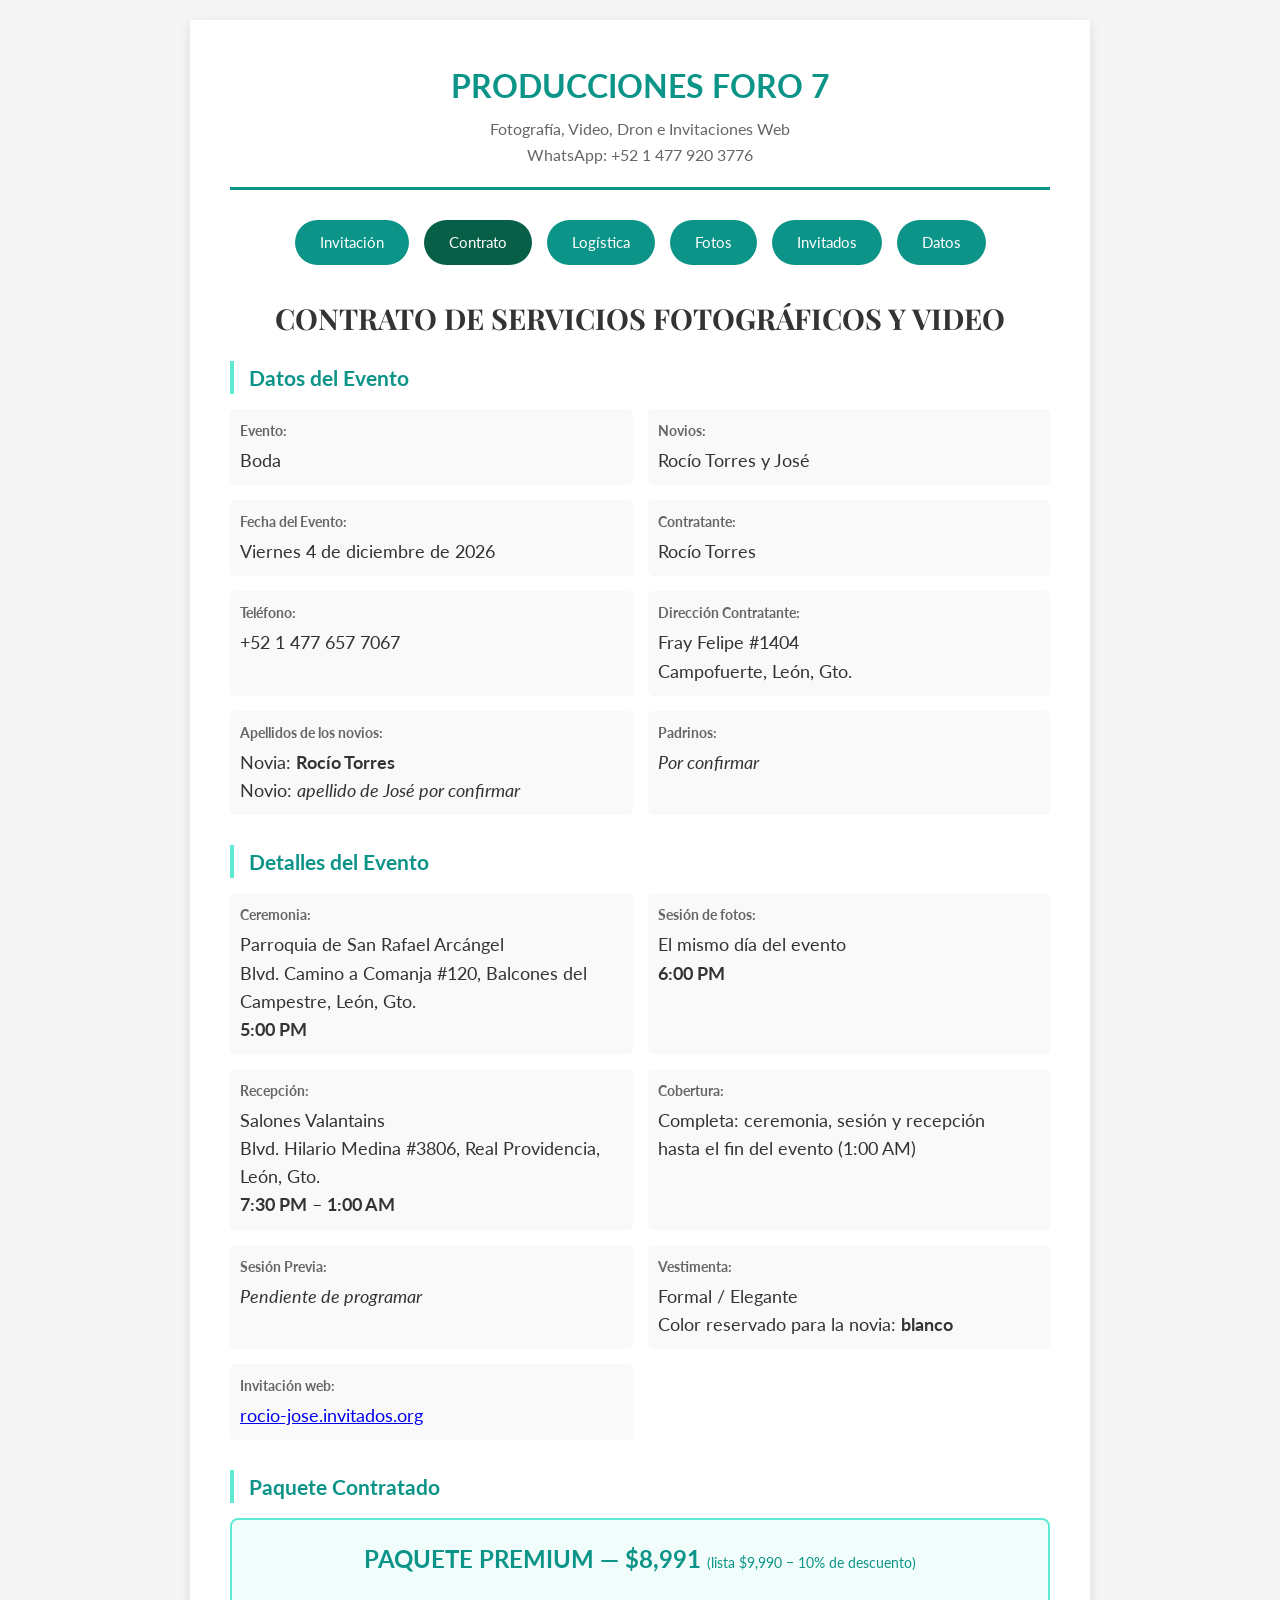
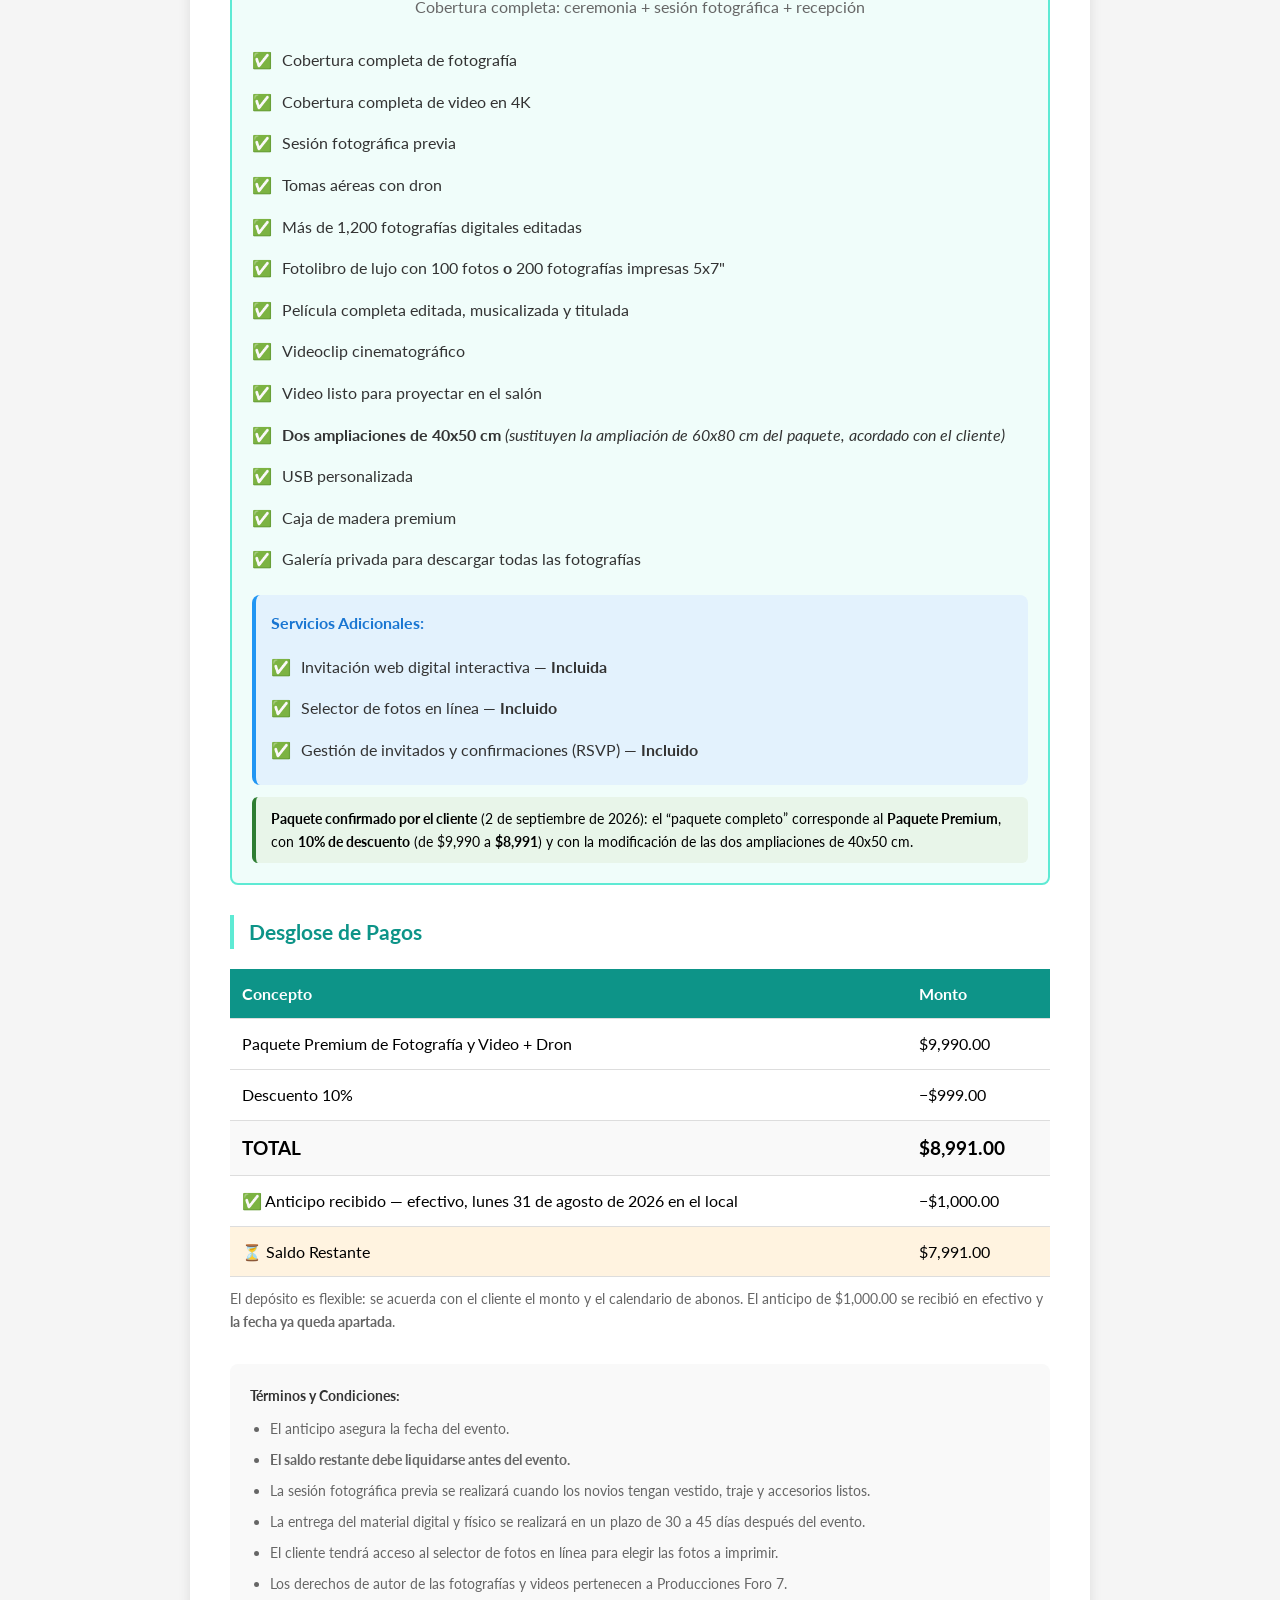
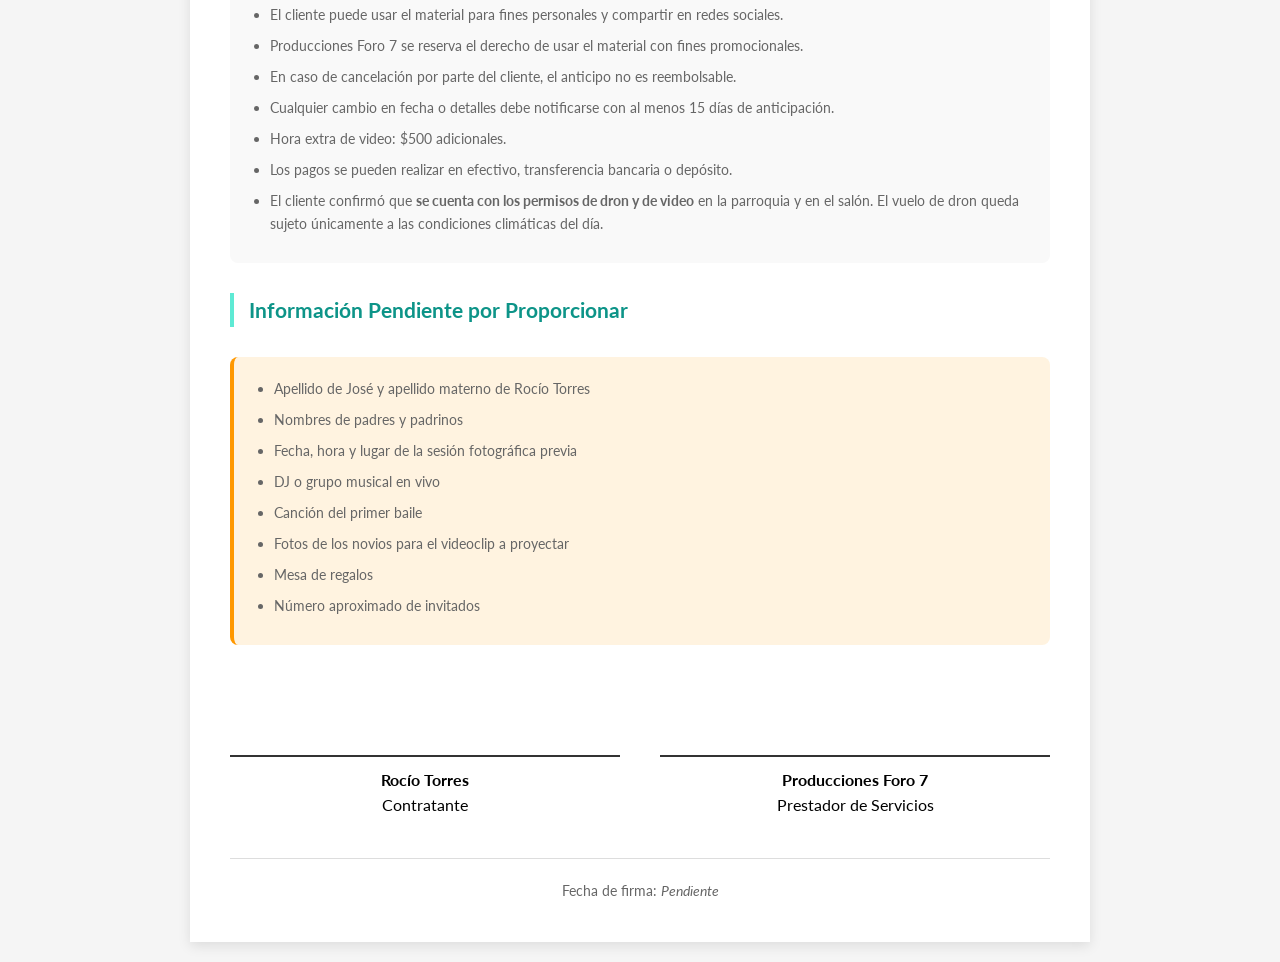
<file: contrato.html>
<!DOCTYPE html>
<html lang="es">
<head>
    <meta charset="UTF-8">
    <meta name="viewport" content="width=device-width, initial-scale=1.0">
    <title>Contrato &mdash; Boda de Rocío y José</title>
    <meta name="robots" content="noindex, nofollow">
    <link rel="icon" type="image/svg+xml" href="favicon.svg?v=1">
    <link href="https://fonts.googleapis.com/css2?family=Playfair+Display:wght@400;700&family=Lato:wght@300;400;700&display=swap" rel="stylesheet">
    <link rel="stylesheet" href="css/contrato.css?v=1">
</head>
<body>
    <div class="container">
        <div class="header">
            <div class="company-name">PRODUCCIONES FORO 7</div>
            <div class="company-subtitle">Fotografía, Video, Dron e Invitaciones Web</div>
            <div class="company-subtitle">WhatsApp: +52 1 477 920 3776</div>
        </div>

        <div class="nav-links">
            <a href="index.html">Invitación</a>
            <a href="contrato.html" class="active">Contrato</a>
            <a href="logistica.html">Logística</a>
            <a href="selector.html">Fotos</a>
            <a href="invitados.html">Invitados</a>
            <a href="datos.html">Datos</a>
        </div>

        <h1 class="contract-title">CONTRATO DE SERVICIOS FOTOGRÁFICOS Y VIDEO</h1>

        <div class="section">
            <h2 class="section-title">Datos del Evento</h2>
            <div class="info-grid">
                <div class="info-item">
                    <div class="info-label">Evento:</div>
                    <div class="info-value">Boda</div>
                </div>
                <div class="info-item">
                    <div class="info-label">Novios:</div>
                    <div class="info-value">Rocío Torres y José</div>
                </div>
                <div class="info-item">
                    <div class="info-label">Fecha del Evento:</div>
                    <div class="info-value">Viernes 4 de diciembre de 2026</div>
                </div>
                <div class="info-item">
                    <div class="info-label">Contratante:</div>
                    <div class="info-value">Rocío Torres</div>
                </div>
                <div class="info-item">
                    <div class="info-label">Teléfono:</div>
                    <div class="info-value">+52 1 477 657 7067</div>
                </div>
                <div class="info-item">
                    <div class="info-label">Dirección Contratante:</div>
                    <div class="info-value">Fray Felipe #1404<br>Campofuerte, León, Gto.</div>
                </div>
                <div class="info-item">
                    <div class="info-label">Apellidos de los novios:</div>
                    <div class="info-value">Novia: <strong>Rocío Torres</strong><br>Novio: <em>apellido de José por confirmar</em></div>
                </div>
                <div class="info-item">
                    <div class="info-label">Padrinos:</div>
                    <div class="info-value"><em>Por confirmar</em></div>
                </div>
            </div>
        </div>

        <div class="section">
            <h2 class="section-title">Detalles del Evento</h2>
            <div class="info-grid">
                <div class="info-item">
                    <div class="info-label">Ceremonia:</div>
                    <div class="info-value">Parroquia de San Rafael Arcángel<br>Blvd. Camino a Comanja #120, Balcones del Campestre, León, Gto.<br><strong>5:00 PM</strong></div>
                </div>
                <div class="info-item">
                    <div class="info-label">Sesión de fotos:</div>
                    <div class="info-value">El mismo día del evento<br><strong>6:00 PM</strong></div>
                </div>
                <div class="info-item">
                    <div class="info-label">Recepción:</div>
                    <div class="info-value">Salones Valantains<br>Blvd. Hilario Medina #3806, Real Providencia, León, Gto.<br><strong>7:30 PM</strong> &ndash; <strong>1:00 AM</strong></div>
                </div>
                <div class="info-item">
                    <div class="info-label">Cobertura:</div>
                    <div class="info-value">Completa: ceremonia, sesión y recepción<br>hasta el fin del evento (1:00 AM)</div>
                </div>
                <div class="info-item">
                    <div class="info-label">Sesión Previa:</div>
                    <div class="info-value"><em>Pendiente de programar</em></div>
                </div>
                <div class="info-item">
                    <div class="info-label">Vestimenta:</div>
                    <div class="info-value">Formal / Elegante<br>Color reservado para la novia: <strong>blanco</strong></div>
                </div>
                <div class="info-item">
                    <div class="info-label">Invitación web:</div>
                    <div class="info-value"><a href="https://rocio-jose.invitados.org/">rocio-jose.invitados.org</a></div>
                </div>
            </div>
        </div>

        <div class="section">
            <h2 class="section-title">Paquete Contratado</h2>
            <div class="package-details">
                <div class="package-title">PAQUETE PREMIUM &mdash; $8,991 <small style="font-size:.6em; font-weight:400;">(lista $9,990 &minus; 10% de descuento)</small></div>
                <p style="text-align: center; color: #666; margin-bottom: 20px;">
                    Cobertura completa: ceremonia + sesión fotográfica + recepción
                </p>

                <ul class="package-list">
                    <li>Cobertura completa de fotografía</li>
                    <li>Cobertura completa de video en 4K</li>
                    <li>Sesión fotográfica previa</li>
                    <li>Tomas aéreas con dron</li>
                    <li>Más de 1,200 fotografías digitales editadas</li>
                    <li>Fotolibro de lujo con 100 fotos <strong>o</strong> 200 fotografías impresas 5x7&quot;</li>
                    <li>Película completa editada, musicalizada y titulada</li>
                    <li>Videoclip cinematográfico</li>
                    <li>Video listo para proyectar en el salón</li>
                    <li><strong>Dos ampliaciones de 40x50 cm</strong> <em>(sustituyen la ampliación de 60x80 cm del paquete, acordado con el cliente)</em></li>
                    <li>USB personalizada</li>
                    <li>Caja de madera premium</li>
                    <li>Galería privada para descargar todas las fotografías</li>
                </ul>

                <div class="package-extras">
                    <div class="package-extras-title">Servicios Adicionales:</div>
                    <ul class="package-list">
                        <li>Invitación web digital interactiva &mdash; <strong>Incluida</strong></li>
                        <li>Selector de fotos en línea &mdash; <strong>Incluido</strong></li>
                        <li>Gestión de invitados y confirmaciones (RSVP) &mdash; <strong>Incluido</strong></li>
                    </ul>
                </div>

                <div style="margin-top:12px; background:#e8f5e9; border-left:4px solid #2e7d32; padding:10px 15px; border-radius:6px; font-size:0.9rem;">
                    <strong>Paquete confirmado por el cliente</strong> (2 de septiembre de 2026):
                    el &ldquo;paquete completo&rdquo; corresponde al <strong>Paquete Premium</strong>, con
                    <strong>10% de descuento</strong> (de $9,990 a <strong>$8,991</strong>) y con la
                    modificación de las dos ampliaciones de 40x50 cm.
                </div>
            </div>
        </div>

        <div class="section">
            <h2 class="section-title">Desglose de Pagos</h2>
            <table class="pricing-table">
                <thead>
                    <tr>
                        <th>Concepto</th>
                        <th class="table-right">Monto</th>
                    </tr>
                </thead>
                <tbody>
                    <tr>
                        <td>Paquete Premium de Fotografía y Video + Dron</td>
                        <td class="table-right">$9,990.00</td>
                    </tr>
                    <tr>
                        <td>Descuento 10%</td>
                        <td class="table-right">&minus;$999.00</td>
                    </tr>
                    <tr class="total-row">
                        <td>TOTAL</td>
                        <td class="table-right">$8,991.00</td>
                    </tr>
                    <tr>
                        <td>&#9989; Anticipo recibido &mdash; efectivo, lunes 31 de agosto de 2026 en el local</td>
                        <td class="table-right">&minus;$1,000.00</td>
                    </tr>
                    <tr class="pending-row">
                        <td>&#9203; Saldo Restante</td>
                        <td class="table-right">$7,991.00</td>
                    </tr>
                </tbody>
            </table>
            <p style="margin-top:10px; font-size:0.9rem; color:#666;">
                El depósito es flexible: se acuerda con el cliente el monto y el calendario de abonos.
                El anticipo de $1,000.00 se recibió en efectivo y <strong>la fecha ya queda apartada</strong>.
            </p>
        </div>

        <div class="section">
            <div class="terms">
                <div class="terms-title">Términos y Condiciones:</div>
                <ul>
                    <li>El anticipo asegura la fecha del evento.</li>
                    <li><strong>El saldo restante debe liquidarse antes del evento.</strong></li>
                    <li>La sesión fotográfica previa se realizará cuando los novios tengan vestido, traje y accesorios listos.</li>
                    <li>La entrega del material digital y físico se realizará en un plazo de 30 a 45 días después del evento.</li>
                    <li>El cliente tendrá acceso al selector de fotos en línea para elegir las fotos a imprimir.</li>
                    <li>Los derechos de autor de las fotografías y videos pertenecen a Producciones Foro 7.</li>
                    <li>El cliente puede usar el material para fines personales y compartir en redes sociales.</li>
                    <li>Producciones Foro 7 se reserva el derecho de usar el material con fines promocionales.</li>
                    <li>En caso de cancelación por parte del cliente, el anticipo no es reembolsable.</li>
                    <li>Cualquier cambio en fecha o detalles debe notificarse con al menos 15 días de anticipación.</li>
                    <li>Hora extra de video: $500 adicionales.</li>
                    <li>Los pagos se pueden realizar en efectivo, transferencia bancaria o depósito.</li>
                    <li>El cliente confirmó que <strong>se cuenta con los permisos de dron y de video</strong> en la parroquia y en el salón. El vuelo de dron queda sujeto únicamente a las condiciones climáticas del día.</li>
                </ul>
            </div>
        </div>

        <div class="section">
            <h2 class="section-title">Información Pendiente por Proporcionar</h2>
            <div class="terms" style="background: #fff3e0; border-left: 4px solid #ff9800;">
                <ul>
                    <li>Apellido de José y apellido materno de Rocío Torres</li>
                    <li>Nombres de padres y padrinos</li>
                    <li>Fecha, hora y lugar de la sesión fotográfica previa</li>
                    <li>DJ o grupo musical en vivo</li>
                    <li>Canción del primer baile</li>
                    <li>Fotos de los novios para el videoclip a proyectar</li>
                    <li>Mesa de regalos</li>
                    <li>Número aproximado de invitados</li>
                </ul>
            </div>
        </div>

        <div class="signatures">
            <div class="signature-box">
                <div class="signature-line">
                    <strong>Rocío Torres</strong><br>
                    Contratante
                </div>
            </div>
            <div class="signature-box">
                <div class="signature-line">
                    <strong>Producciones Foro 7</strong><br>
                    Prestador de Servicios
                </div>
            </div>
        </div>

        <div class="contract-date">
            Fecha de firma: <em>Pendiente</em>
        </div>
    </div>

    <script src="js/visitas-v2.js?v=2"></script>
    <script src="js/foro7-footer.js?v=1"></script>
</body>
</html>
</file>
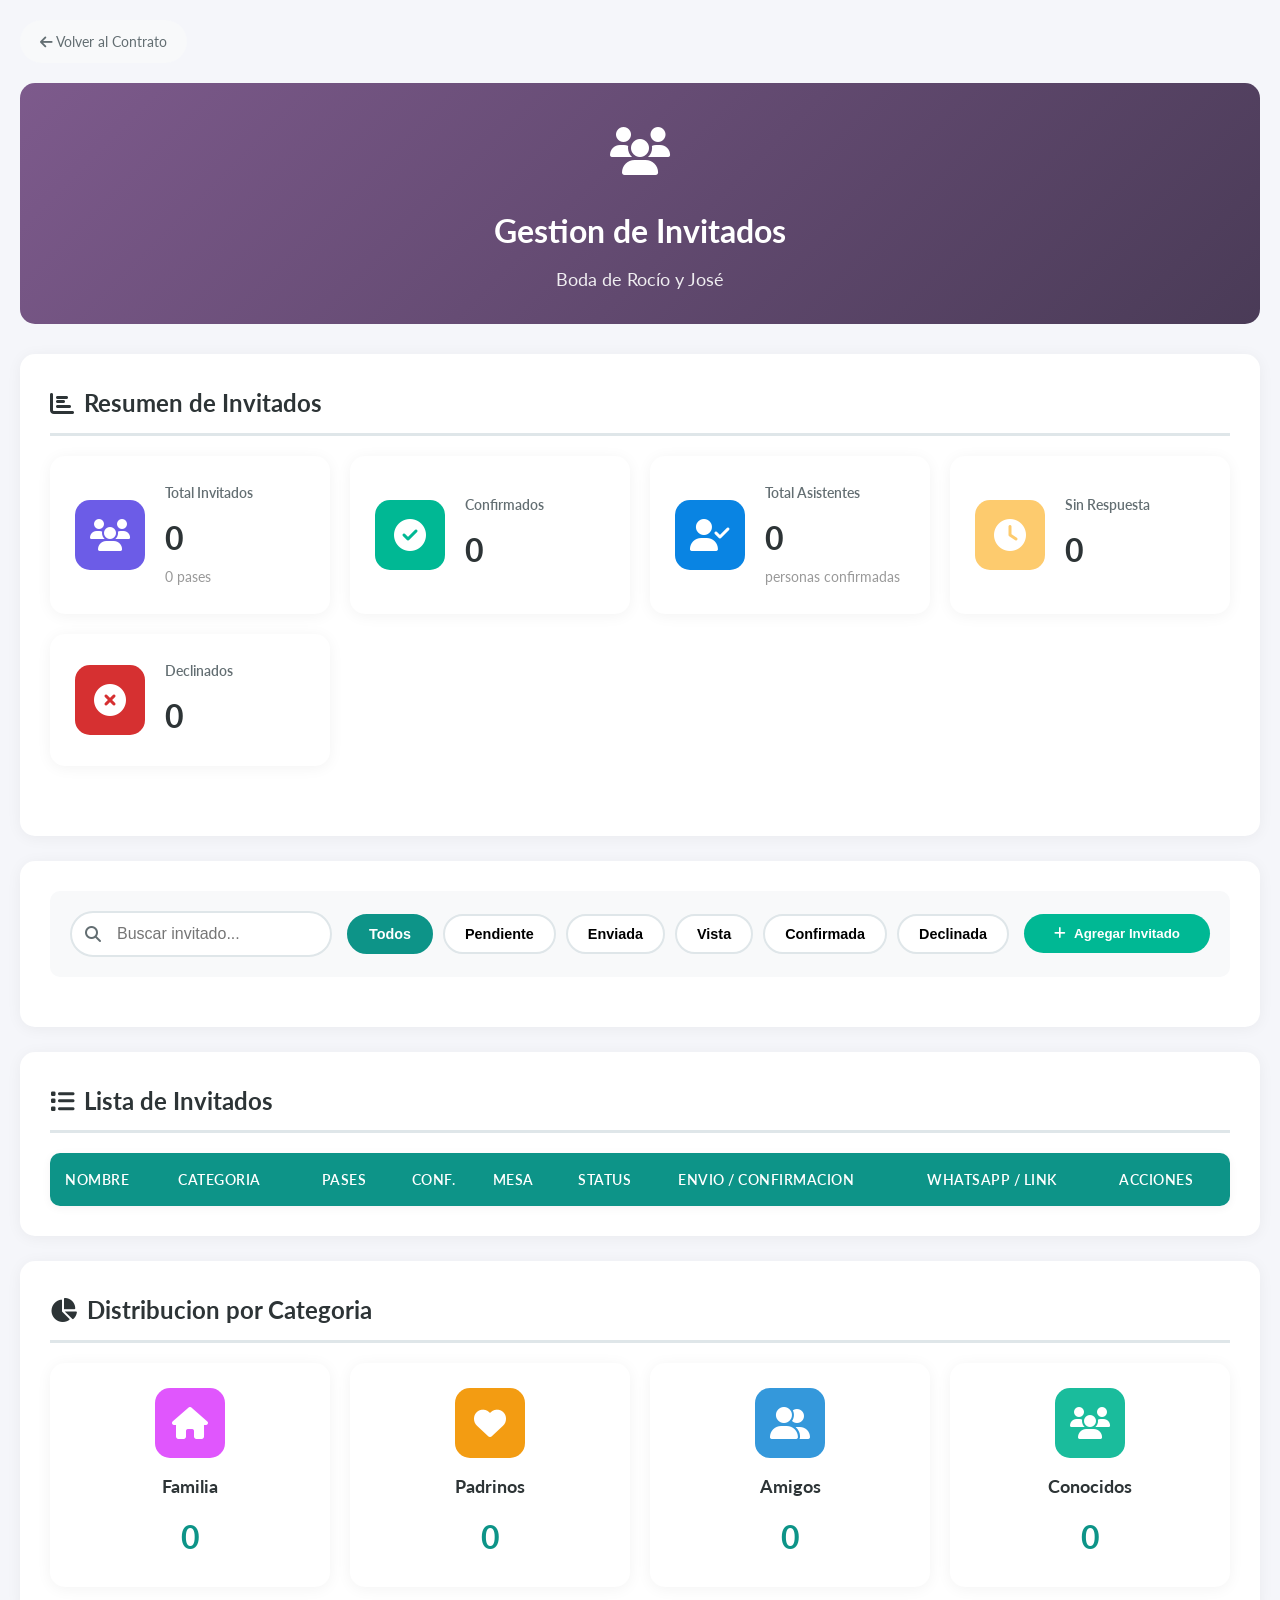
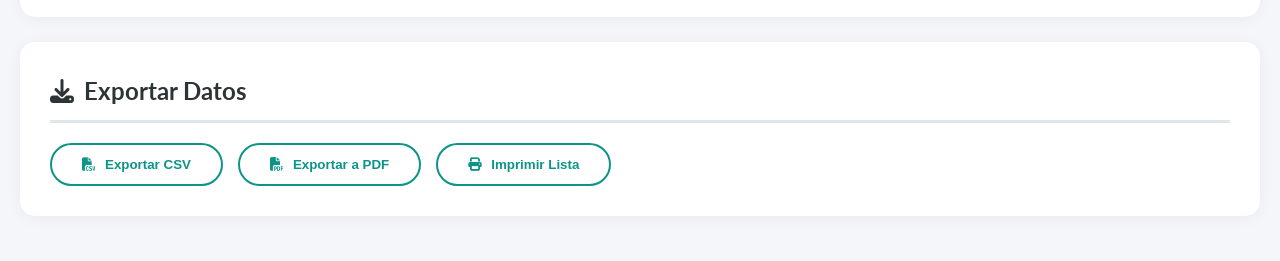
<file: invitados.html>
<!DOCTYPE html>
<html lang="es">
<head>
    <meta charset="UTF-8">
    <meta name="viewport" content="width=device-width, initial-scale=1.0">
    <title>Gestion de Invitados - Boda de Roc&iacute;o y Jos&eacute;</title>
    <link href="https://fonts.googleapis.com/css2?family=Lato:wght@300;400;700&display=swap" rel="stylesheet">
    <link rel="stylesheet" href="https://cdnjs.cloudflare.com/ajax/libs/font-awesome/6.4.0/css/all.min.css">
    <link rel="stylesheet" href="css/admin.css?v=1">
    <link rel="stylesheet" href="css/servicios.css?v=1">
    <link rel="stylesheet" href="css/invitados.css?v=1">
    <link rel="icon" type="image/svg+xml" href="favicon.svg?v=1">
</head>
<body>
    <div class="admin-container">
        <a href="contrato.html" class="btn-back"><i class="fas fa-arrow-left"></i> Volver al Contrato</a>
        <header class="service-header" style="background: linear-gradient(135deg, #7d5a8c, #4a3b57);">
            <div class="service-icon"><i class="fas fa-users"></i></div>
            <h1>Gestion de Invitados</h1>
            <p>Boda de Roc&iacute;o y Jos&eacute;</p>
        </header>
        <section class="service-section">
            <h2><i class="fas fa-chart-bar"></i> Resumen de Invitados</h2>
            <div class="dashboard-stats">
                <div class="stat-card">
                    <div class="stat-icon" style="background:#6c5ce7"><i class="fas fa-users"></i></div>
                    <div class="stat-info"><h3>Total Invitados</h3><p class="stat-value" id="totalInvitados">0</p><small style="color:#999" id="totalPases">0 pases</small></div>
                </div>
                <div class="stat-card">
                    <div class="stat-icon" style="background:#00b894"><i class="fas fa-check-circle"></i></div>
                    <div class="stat-info"><h3>Confirmados</h3><p class="stat-value" id="confirmados">0</p></div>
                </div>
                <div class="stat-card">
                    <div class="stat-icon" style="background:#0984e3"><i class="fas fa-user-check"></i></div>
                    <div class="stat-info"><h3>Total Asistentes</h3><p class="stat-value" id="totalAsistentes">0</p><small style="color:#999">personas confirmadas</small></div>
                </div>
                <div class="stat-card">
                    <div class="stat-icon" style="background:#fdcb6e"><i class="fas fa-clock"></i></div>
                    <div class="stat-info"><h3>Sin Respuesta</h3><p class="stat-value" id="pendientes">0</p></div>
                </div>
                <div class="stat-card">
                    <div class="stat-icon" style="background:#d63031"><i class="fas fa-times-circle"></i></div>
                    <div class="stat-info"><h3>Declinados</h3><p class="stat-value" id="noAsistiran">0</p></div>
                </div>
            </div>
        </section>
        <section class="service-section">
            <div class="filters-bar">
                <div class="search-box"><i class="fas fa-search"></i><input type="text" id="searchInput" placeholder="Buscar invitado..."></div>
                <div class="filter-buttons">
                    <button class="filter-btn active" data-filter="all">Todos</button>
                    <button class="filter-btn" data-filter="pendiente">Pendiente</button>
                    <button class="filter-btn" data-filter="enviada">Enviada</button>
                    <button class="filter-btn" data-filter="vista">Vista</button>
                    <button class="filter-btn" data-filter="confirmada">Confirmada</button>
                    <button class="filter-btn" data-filter="declinada">Declinada</button>
                </div>
                <button class="btn-add-guest" onclick="openAddGuestModal()"><i class="fas fa-plus"></i> Agregar Invitado</button>
            </div>
        </section>
        <section class="service-section">
            <h2><i class="fas fa-list"></i> Lista de Invitados</h2>
            <div class="table-container">
                <table class="guests-table" id="guestsTable">
                    <thead><tr>
                        <th>Nombre</th><th>Categoria</th>
                        <th style="text-align:center">Pases</th><th style="text-align:center">Conf.</th>
                        <th>Mesa</th><th>Status</th><th>Envio / Confirmacion</th>
                        <th>WhatsApp / Link</th><th>Acciones</th>
                    </tr></thead>
                    <tbody id="guestsTableBody"></tbody>
                </table>
            </div>
        </section>
        <section class="service-section">
            <h2><i class="fas fa-chart-pie"></i> Distribucion por Categoria</h2>
            <div class="category-cards">
                <div class="category-card"><div class="category-icon" style="background:#e056fd"><i class="fas fa-home"></i></div><h4>Familia</h4><p class="category-count" id="catFamilia">0</p></div>
                <div class="category-card"><div class="category-icon" style="background:#f39c12"><i class="fas fa-heart"></i></div><h4>Padrinos</h4><p class="category-count" id="catPadrinos">0</p></div>
                <div class="category-card"><div class="category-icon" style="background:#3498db"><i class="fas fa-user-friends"></i></div><h4>Amigos</h4><p class="category-count" id="catAmigos">0</p></div>
                <div class="category-card"><div class="category-icon" style="background:#1abc9c"><i class="fas fa-users"></i></div><h4>Conocidos</h4><p class="category-count" id="catConocidos">0</p></div>
            </div>
        </section>
        <section class="service-section">
            <h2><i class="fas fa-download"></i> Exportar Datos</h2>
            <div class="export-buttons">
                <button class="btn-export" onclick="exportToExcel()"><i class="fas fa-file-excel"></i> Exportar a Excel</button>
                <button class="btn-export" onclick="exportToPDF()"><i class="fas fa-file-pdf"></i> Exportar a PDF</button>
                <button class="btn-export" onclick="printList()"><i class="fas fa-print"></i> Imprimir Lista</button>
            </div>
        </section>
    </div>

    <!-- Modal Agregar/Editar Invitado -->
    <div id="guestModal" class="modal">
        <div class="modal-content">
            <div class="modal-header">
                <h2><i class="fas fa-user-plus"></i> <span id="modalTitle">Agregar Invitado</span></h2>
                <span class="modal-close" onclick="closeGuestModal()">&times;</span>
            </div>
            <div class="modal-body">
                <form id="guestForm">
                    <div class="form-row">
                        <div class="form-group"><label>Nombre Completo *</label><input type="text" id="guestName" required placeholder="Ej: Juan Perez"></div>
                        <div class="form-group"><label>Telefono</label><input type="tel" id="guestPhone" placeholder="477-XXX-XXXX"></div>
                    </div>
                    <div class="form-row">
                        <div class="form-group"><label>Categoria *</label>
                            <select id="guestCategory" required>
                                <option value="">Seleccionar...</option>
                                <option value="familia">Familia</option>
                                <option value="padrinos">Padrinos</option>
                                <option value="amigos">Amigos</option>
                                <option value="conocidos">Conocidos</option>
                            </select>
                        </div>
                        <div class="form-group"><label>Numero de Pases *</label><input type="number" id="guestPases" min="1" max="10" value="1" required></div>
                    </div>
                    <div class="form-row">
                        <div class="form-group"><label>Tipo de Menu</label>
                            <select id="guestMenu">
                                <option value="regular">Regular</option>
                                <option value="vegetariano">Vegetariano</option>
                                <option value="ninos">Ninos</option>
                                <option value="especial">Especial</option>
                            </select>
                        </div>
                        <div class="form-group"><label>Mesa Asignada</label><input type="text" id="guestTable" placeholder="Ej: Mesa 5"></div>
                    </div>
                    <div class="form-group"><label>Notas</label><textarea id="guestNotes" rows="3" placeholder="Alergias, preferencias..."></textarea></div>
                    <div class="modal-footer">
                        <button type="button" class="btn-secondary" onclick="closeGuestModal()">Cancelar</button>
                        <button type="submit" class="btn-save"><i class="fas fa-save"></i> Guardar Invitado</button>
                    </div>
                </form>
            </div>
        </div>
    </div>

    <style>
        .status-badge{display:inline-block;padding:3px 10px;border-radius:20px;font-size:.78rem;font-weight:700}
        .status-pendiente{background:#ffeaa7;color:#6b4c00}.status-enviada{background:#ffd700;color:#5a4000}
        .status-vista{background:#74b9ff;color:#1a3a6b}.status-confirmada{background:#55efc4;color:#006b4f}
        .status-declinada{background:#636e72;color:#fff}
        .badge-cat{display:inline-block;padding:2px 8px;border-radius:12px;font-size:.75rem;text-transform:capitalize}
        .cat-familia{background:#e056fd22;color:#8e44ad}.cat-padrinos{background:#f39c1222;color:#b7770d}
        .cat-amigos{background:#3498db22;color:#1a5276}.cat-conocidos{background:#1abc9c22;color:#0e6655}
        .cat-otro{background:#dfe6e9;color:#636e72}
        .action-group{display:flex;gap:5px}
        .btn-wa{background:#25D366;color:#fff;border:none;border-radius:6px;padding:5px 9px;cursor:pointer;font-size:.8rem}
        .btn-copy{background:#6c5ce7;color:#fff;border:none;border-radius:6px;padding:5px 9px;cursor:pointer;font-size:.8rem}
        .btn-edit{background:#0984e3;color:#fff;border:none;border-radius:6px;padding:5px 9px;cursor:pointer;font-size:.8rem}
        .btn-delete{background:#d63031;color:#fff;border:none;border-radius:6px;padding:5px 9px;cursor:pointer;font-size:.8rem}
        .btn-wa:hover,.btn-copy:hover,.btn-edit:hover,.btn-delete:hover{opacity:.85}
    </style>
    <script>
    window.RSVP_CONFIG = {
        slug:      'boda-rocio-jose',
        baseUrl:   'https://rocio-jose.invitados.org/',
        pin:       '7070',
        eventName: 'Boda de Rocío y José'
    };
    </script>
    <script src="js/rsvp-admin.js?v=1"></script>
<script src="js/foro7-footer.js?v=1"></script>
</body>
</html>
</file>
<file: css/contrato.css>
* {
            margin: 0;
            padding: 0;
            box-sizing: border-box;
        }

        body {
            font-family: 'Lato', sans-serif;
            background: #f5f5f5;
            padding: 20px;
            line-height: 1.6;
        }

        .container {
            max-width: 900px;
            margin: 0 auto;
            background: white;
            padding: 40px;
            box-shadow: 0 4px 12px rgba(0,0,0,0.1);
        }

        .header {
            text-align: center;
            border-bottom: 3px solid #0d9488;
            padding-bottom: 20px;
            margin-bottom: 30px;
        }

        .company-name {
            font-size: 2rem;
            color: #0d9488;
            font-weight: 700;
            margin-bottom: 5px;
        }

        .company-subtitle {
            font-size: 1rem;
            color: #666;
        }

        .contract-title {
            font-family: 'Playfair Display', serif;
            font-size: 1.8rem;
            color: #333;
            margin: 30px 0 20px;
            text-align: center;
        }

        .section {
            margin-bottom: 30px;
        }

        .section-title {
            font-size: 1.3rem;
            color: #0d9488;
            margin-bottom: 15px;
            font-weight: 700;
            border-left: 4px solid #5eead4;
            padding-left: 15px;
        }

        .info-grid {
            display: grid;
            grid-template-columns: 1fr 1fr;
            gap: 15px;
            margin-bottom: 20px;
        }

        .info-item {
            padding: 10px;
            background: #f9f9f9;
            border-radius: 5px;
        }

        .info-label {
            font-weight: 700;
            color: #666;
            font-size: 0.9rem;
            margin-bottom: 5px;
        }

        .info-value {
            color: #333;
            font-size: 1.1rem;
        }

        .pending {
            color: #ff9800;
            font-style: italic;
        }

        .package-details {
            background: #f0fdfa;
            padding: 20px;
            border-radius: 8px;
            border: 2px solid #5eead4;
        }

        .package-title {
            font-size: 1.5rem;
            color: #0d9488;
            margin-bottom: 15px;
            text-align: center;
            font-weight: 700;
        }

        .package-list {
            list-style: none;
            padding: 0;
        }

        .package-list li {
            padding: 8px 0;
            padding-left: 30px;
            position: relative;
            color: #333;
        }

        .package-list li:before {
            content: "\2705";
            position: absolute;
            left: 0;
        }

        .package-extras {
            background: #e3f2fd;
            padding: 15px;
            border-radius: 8px;
            margin-top: 15px;
            border-left: 4px solid #2196f3;
        }

        .package-extras-title {
            font-weight: 700;
            color: #1976d2;
            margin-bottom: 10px;
        }

        .pricing-table {
            width: 100%;
            margin-top: 20px;
            border-collapse: collapse;
        }

        .pricing-table th,
        .pricing-table td {
            padding: 12px;
            text-align: left;
            border-bottom: 1px solid #ddd;
        }

        .pricing-table th {
            background: #0d9488;
            color: white;
            font-weight: 700;
        }

        .total-row {
            background: #f9f9f9;
            font-weight: 700;
            font-size: 1.2rem;
        }

        .paid-row {
            background: #e8f5e9;
        }

        .pending-row {
            background: #fff3e0;
        }

        .signatures {
            margin-top: 50px;
            display: grid;
            grid-template-columns: 1fr 1fr;
            gap: 40px;
        }

        .signature-box {
            text-align: center;
        }

        .signature-line {
            border-top: 2px solid #333;
            margin-top: 60px;
            padding-top: 10px;
        }

        .terms {
            background: #f9f9f9;
            padding: 20px;
            border-radius: 8px;
            margin-top: 30px;
            font-size: 0.9rem;
            color: #666;
        }

        .terms-title {
            font-weight: 700;
            color: #333;
            margin-bottom: 10px;
        }

        .terms ul {
            padding-left: 20px;
        }

        .terms li {
            margin-bottom: 8px;
        }

        .table-right {
            text-align: right;
        }

        .contract-date {
            text-align: center;
            margin-top: 40px;
            padding-top: 20px;
            border-top: 1px solid #ddd;
            color: #666;
            font-size: 0.9rem;
        }

        .nav-links {
            display: flex;
            justify-content: center;
            gap: 15px;
            margin: 20px 0;
            flex-wrap: wrap;
        }

        .nav-links a {
            display: inline-block;
            background: #0d9488;
            color: white;
            padding: 10px 25px;
            border-radius: 25px;
            text-decoration: none;
            transition: all 0.3s;
            font-size: 0.95em;
        }

        .nav-links a:hover {
            background: #065f46;
            transform: translateY(-2px);
            box-shadow: 0 5px 15px rgba(0, 0, 0, 0.2);
        }

        .nav-links a.active {
            background: #065f46;
        }

        @media (max-width: 768px) {
            .container {
                padding: 20px;
            }

            .info-grid {
                grid-template-columns: 1fr;
            }

            .signatures {
                grid-template-columns: 1fr;
            }
        }

        @media print {
            body {
                background: white;
                padding: 0;
            }

            .container {
                box-shadow: none;
                padding: 20px;
            }

            .nav-links {
                display: none;
            }
        }
</file>
<file: css/admin.css>
* {
    margin: 0;
    padding: 0;
    box-sizing: border-box;
}

:root {
    --primary: #0d9488;
    --primary-light: #14b8a6;
    --primary-dark: #065f46;
    --gold: #d4af37;
    --success: #00b894;
    --warning: #fdcb6e;
    --danger: #ff6b6b;
    --info: #74b9ff;
    --dark: #2d3436;
    --light: #f8f9fa;
    --border: #dfe6e9;
}

body {
    font-family: 'Lato', sans-serif;
    background: #f5f6fa;
    color: #2d3436;
    line-height: 1.6;
}

.admin-container {
    max-width: 1400px;
    margin: 0 auto;
    padding: 20px;
}

/* Header */
.admin-header {
    background: linear-gradient(135deg, var(--primary-dark), var(--primary));
    color: white;
    padding: 30px;
    border-radius: 15px;
    margin-bottom: 30px;
    box-shadow: 0 4px 20px rgba(0, 0, 0, 0.1);
    display: flex;
    justify-content: space-between;
    align-items: center;
    flex-wrap: wrap;
    gap: 20px;
}

.admin-header-content h1 {
    font-size: 2rem;
    margin-bottom: 10px;
}

.admin-header-content p {
    opacity: 0.9;
    font-size: 1.1rem;
}

.btn-view-invitation {
    background: white;
    color: var(--primary);
    padding: 12px 30px;
    border-radius: 25px;
    text-decoration: none;
    font-weight: 700;
    transition: all 0.3s ease;
    box-shadow: 0 2px 10px rgba(0, 0, 0, 0.1);
}

.btn-view-invitation:hover {
    transform: translateY(-2px);
    box-shadow: 0 4px 15px rgba(0, 0, 0, 0.2);
}

/* Dashboard Stats */
.dashboard-stats {
    display: grid;
    grid-template-columns: repeat(auto-fit, minmax(250px, 1fr));
    gap: 20px;
    margin-bottom: 40px;
}

.stat-card {
    background: white;
    padding: 25px;
    border-radius: 15px;
    box-shadow: 0 2px 15px rgba(0, 0, 0, 0.05);
    display: flex;
    align-items: center;
    gap: 20px;
    transition: transform 0.3s ease;
}

.stat-card:hover {
    transform: translateY(-5px);
    box-shadow: 0 4px 20px rgba(0, 0, 0, 0.1);
}

.stat-icon {
    width: 70px;
    height: 70px;
    border-radius: 15px;
    display: flex;
    align-items: center;
    justify-content: center;
    font-size: 2rem;
    color: white;
}

.stat-info h3 {
    font-size: 0.9rem;
    color: #636e72;
    margin-bottom: 8px;
    font-weight: 600;
}

.stat-value {
    font-size: 2rem;
    font-weight: 700;
    color: var(--dark);
    margin: 0;
}

.stat-info small {
    color: #b2bec3;
    font-size: 0.85rem;
}

/* Section Title */
.section-title {
    font-size: 1.8rem;
    color: var(--dark);
    margin-bottom: 25px;
    padding-bottom: 15px;
    border-bottom: 3px solid var(--primary);
    display: inline-block;
}

/* Navigation Cards */
.nav-cards {
    margin-bottom: 40px;
}

.cards-grid {
    display: grid;
    grid-template-columns: repeat(auto-fill, minmax(280px, 1fr));
    gap: 25px;
}

.nav-card {
    background: white;
    padding: 30px;
    border-radius: 15px;
    text-decoration: none;
    color: inherit;
    box-shadow: 0 2px 15px rgba(0, 0, 0, 0.05);
    transition: all 0.3s ease;
    position: relative;
    overflow: hidden;
    cursor: pointer;
}

.nav-card:hover {
    transform: translateY(-8px);
    box-shadow: 0 8px 30px rgba(0, 0, 0, 0.15);
}

.nav-card-icon {
    width: 70px;
    height: 70px;
    border-radius: 15px;
    display: flex;
    align-items: center;
    justify-content: center;
    font-size: 2rem;
    color: white;
    margin-bottom: 20px;
}

.nav-card h3 {
    font-size: 1.4rem;
    margin-bottom: 10px;
    color: var(--dark);
}

.nav-card p {
    color: #636e72;
    font-size: 0.95rem;
    margin-bottom: 15px;
}

.status-badge {
    display: inline-block;
    padding: 5px 15px;
    border-radius: 20px;
    font-size: 0.8rem;
    font-weight: 600;
    text-transform: uppercase;
    letter-spacing: 0.5px;
}

.status-badge.pending {
    background: #ffeaa7;
    color: #d63031;
}

.status-badge.in-progress {
    background: #dfe6e9;
    color: #0984e3;
}

.status-badge.completed {
    background: #55efc4;
    color: #00b894;
}

/* Quick Tasks */
.quick-tasks {
    background: white;
    padding: 30px;
    border-radius: 15px;
    box-shadow: 0 2px 15px rgba(0, 0, 0, 0.05);
    margin-bottom: 40px;
}

.tasks-container {
    margin-top: 20px;
}

.task-item {
    padding: 15px;
    border-bottom: 1px solid var(--border);
    display: flex;
    align-items: center;
    gap: 15px;
    transition: background 0.3s ease;
}

.task-item:hover {
    background: #f8f9fa;
}

.task-item:last-child {
    border-bottom: none;
}

.task-item input[type="checkbox"] {
    width: 20px;
    height: 20px;
    cursor: pointer;
}

.task-item label {
    flex: 1;
    cursor: pointer;
    font-size: 1rem;
}

.task-priority {
    padding: 5px 12px;
    border-radius: 15px;
    font-size: 0.75rem;
    font-weight: 600;
    text-transform: uppercase;
}

.task-priority.high {
    background: #ff6b6b;
    color: white;
}

.task-priority.medium {
    background: #fdcb6e;
    color: #2d3436;
}

.task-priority.low {
    background: #74b9ff;
    color: white;
}

/* Contact Information */
.contact-info {
    background: white;
    padding: 30px;
    border-radius: 15px;
    box-shadow: 0 2px 15px rgba(0, 0, 0, 0.05);
    margin-bottom: 40px;
}

.contacts-grid {
    display: grid;
    grid-template-columns: repeat(auto-fill, minmax(250px, 1fr));
    gap: 20px;
    margin-top: 20px;
}

.contact-card {
    background: #f8f9fa;
    padding: 25px;
    border-radius: 10px;
    text-align: center;
    border: 2px solid var(--border);
    transition: all 0.3s ease;
}

.contact-card:hover {
    border-color: var(--primary);
    transform: translateY(-3px);
}

.contact-icon {
    font-size: 2.5rem;
    color: var(--primary);
    margin-bottom: 15px;
}

.contact-card h4 {
    font-size: 1.2rem;
    margin-bottom: 10px;
    color: var(--dark);
}

.contact-card p {
    color: #636e72;
    margin: 5px 0;
}

/* Footer */
.admin-footer {
    text-align: center;
    padding: 30px;
    color: #636e72;
    border-top: 2px solid var(--border);
    margin-top: 40px;
}

.admin-footer p {
    margin: 5px 0;
}

/* Responsive */
@media (max-width: 768px) {
    .admin-header {
        flex-direction: column;
        text-align: center;
    }

    .admin-header-content h1 {
        font-size: 1.5rem;
    }

    .dashboard-stats {
        grid-template-columns: 1fr;
    }

    .cards-grid {
        grid-template-columns: 1fr;
    }

    .contacts-grid {
        grid-template-columns: 1fr;
    }

    .section-title {
        font-size: 1.4rem;
    }
}
</file>
<file: css/servicios.css>
.service-header { padding: 30px; border-radius: 15px; color: white; text-align: center; margin-bottom: 30px; }
.service-header .service-icon { font-size: 3rem; margin-bottom: 15px; }
.service-header h1 { font-size: 2rem; margin-bottom: 10px; }
.service-header p { opacity: 0.9; font-size: 1.1rem; }
.service-section { background: white; border-radius: 15px; padding: 30px; margin-bottom: 25px; box-shadow: 0 2px 15px rgba(0,0,0,0.05); }
.service-section h2 { font-size: 1.5rem; color: #2d3436; margin-bottom: 20px; padding-bottom: 10px; border-bottom: 3px solid #dfe6e9; display: flex; align-items: center; gap: 10px; }
.btn-back { display: inline-block; padding: 10px 20px; background: #f8f9fa; color: #636e72; border-radius: 25px; text-decoration: none; margin-bottom: 20px; transition: all 0.3s; font-size: 0.9rem; }
.btn-back:hover { background: #dfe6e9; transform: translateY(-2px); }
</file>
<file: css/invitados.css>
/* Guests Management Styles */

.filters-bar {
    display: flex;
    gap: 15px;
    align-items: center;
    flex-wrap: wrap;
    padding: 20px;
    background: #f8f9fa;
    border-radius: 10px;
    margin-bottom: 20px;
}

.search-box {
    flex: 1;
    min-width: 250px;
    position: relative;
}

.search-box i {
    position: absolute;
    left: 15px;
    top: 50%;
    transform: translateY(-50%);
    color: #636e72;
}

.search-box input {
    width: 100%;
    padding: 12px 15px 12px 45px;
    border: 2px solid var(--border);
    border-radius: 25px;
    font-size: 1rem;
}

.filter-buttons {
    display: flex;
    gap: 10px;
    flex-wrap: wrap;
}

.filter-btn {
    padding: 10px 20px;
    border: 2px solid var(--border);
    background: white;
    border-radius: 20px;
    cursor: pointer;
    transition: all 0.3s ease;
    font-weight: 600;
    font-size: 0.9rem;
}

.filter-btn:hover {
    border-color: var(--primary);
    background: #f0fdfa;
}

.filter-btn.active {
    background: var(--primary);
    color: white;
    border-color: var(--primary);
}

.btn-add-guest {
    padding: 12px 30px;
    background: var(--success);
    color: white;
    border: none;
    border-radius: 25px;
    cursor: pointer;
    font-weight: 600;
    transition: all 0.3s ease;
    display: flex;
    align-items: center;
    gap: 8px;
}

.btn-add-guest:hover {
    background: #00a383;
    transform: translateY(-2px);
    box-shadow: 0 4px 15px rgba(0, 184, 148, 0.3);
}

/* Guests Table */
.table-container {
    overflow-x: auto;
    border-radius: 10px;
    box-shadow: 0 2px 10px rgba(0, 0, 0, 0.05);
}

.guests-table {
    width: 100%;
    border-collapse: collapse;
    background: white;
}

.guests-table thead {
    background: var(--primary);
    color: white;
}

.guests-table th {
    padding: 15px;
    text-align: left;
    font-weight: 600;
    font-size: 0.9rem;
    text-transform: uppercase;
    letter-spacing: 0.5px;
}

.guests-table td {
    padding: 15px;
    border-bottom: 1px solid var(--border);
}

.guests-table tbody tr {
    transition: background 0.3s ease;
}

.guests-table tbody tr:hover {
    background: #f8f9fa;
}

.guests-table .actions {
    display: flex;
    gap: 10px;
}

.btn-icon {
    width: 35px;
    height: 35px;
    border-radius: 50%;
    border: none;
    cursor: pointer;
    transition: all 0.3s ease;
    display: flex;
    align-items: center;
    justify-content: center;
}

.btn-icon:first-child {
    background: #74b9ff;
    color: white;
}

.btn-icon:first-child:hover {
    background: #0984e3;
}

.btn-icon:last-child {
    background: #ff6b6b;
    color: white;
}

.btn-icon:last-child:hover {
    background: #d63031;
}

/* Badges */
.badge {
    padding: 5px 12px;
    border-radius: 15px;
    font-size: 0.8rem;
    font-weight: 600;
    text-transform: uppercase;
    letter-spacing: 0.5px;
}

.badge-purple {
    background: #e056fd;
    color: white;
}

.badge-orange {
    background: #f39c12;
    color: white;
}

.badge-blue {
    background: #3498db;
    color: white;
}

.badge-teal {
    background: #1abc9c;
    color: white;
}

.status-badge.confirmed {
    background: #d4edda;
    color: #155724;
    border: 1px solid #c3e6cb;
}

.status-badge.pending {
    background: #fff3cd;
    color: #856404;
    border: 1px solid #ffeaa7;
}

.status-badge.declined {
    background: #f8d7da;
    color: #721c24;
    border: 1px solid #f5c6cb;
}

/* Category Cards */
.category-cards {
    display: grid;
    grid-template-columns: repeat(auto-fit, minmax(200px, 1fr));
    gap: 20px;
}

.category-card {
    background: white;
    padding: 25px;
    border-radius: 15px;
    text-align: center;
    box-shadow: 0 2px 15px rgba(0, 0, 0, 0.05);
    transition: transform 0.3s ease;
}

.category-card:hover {
    transform: translateY(-5px);
}

.category-icon {
    width: 70px;
    height: 70px;
    border-radius: 15px;
    display: flex;
    align-items: center;
    justify-content: center;
    margin: 0 auto 15px;
    font-size: 2rem;
    color: white;
}

.category-card h4 {
    font-size: 1.1rem;
    margin-bottom: 10px;
    color: var(--dark);
}

.category-count {
    font-size: 2rem;
    font-weight: 700;
    color: var(--primary);
}

/* Export Buttons */
.export-buttons {
    display: flex;
    gap: 15px;
    flex-wrap: wrap;
}

.btn-export {
    padding: 12px 30px;
    border: 2px solid var(--primary);
    background: white;
    color: var(--primary);
    border-radius: 25px;
    cursor: pointer;
    font-weight: 600;
    transition: all 0.3s ease;
    display: flex;
    align-items: center;
    gap: 10px;
}

.btn-export:hover {
    background: var(--primary);
    color: white;
    transform: translateY(-2px);
}

/* Modal */
.modal {
    display: none;
    position: fixed;
    z-index: 9999;
    left: 0;
    top: 0;
    width: 100%;
    height: 100%;
    background: rgba(0, 0, 0, 0.5);
    animation: fadeIn 0.3s ease;
}

.modal.active {
    display: flex;
    align-items: center;
    justify-content: center;
}

.modal-content {
    background: white;
    border-radius: 15px;
    max-width: 700px;
    width: 90%;
    max-height: 90vh;
    overflow-y: auto;
    animation: slideUp 0.3s ease;
}

.modal-header {
    padding: 25px;
    border-bottom: 2px solid var(--border);
    display: flex;
    justify-content: space-between;
    align-items: center;
}

.modal-header h2 {
    margin: 0;
    color: var(--dark);
    display: flex;
    align-items: center;
    gap: 10px;
}

.modal-close {
    font-size: 2rem;
    cursor: pointer;
    color: #636e72;
    transition: color 0.3s ease;
}

.modal-close:hover {
    color: var(--primary);
}

.modal-body {
    padding: 25px;
}

.modal-footer {
    display: flex;
    gap: 15px;
    justify-content: flex-end;
    margin-top: 25px;
}

@keyframes fadeIn {
    from { opacity: 0; }
    to { opacity: 1; }
}

@keyframes slideUp {
    from {
        opacity: 0;
        transform: translateY(50px);
    }
    to {
        opacity: 1;
        transform: translateY(0);
    }
}

/* Responsive */
@media (max-width: 768px) {
    .filters-bar {
        flex-direction: column;
        align-items: stretch;
    }

    .filter-buttons {
        justify-content: center;
    }

    .guests-table {
        font-size: 0.85rem;
    }

    .guests-table th,
    .guests-table td {
        padding: 10px 8px;
    }

    .modal-content {
        width: 95%;
    }

    .export-buttons {
        flex-direction: column;
    }
}
</file>
